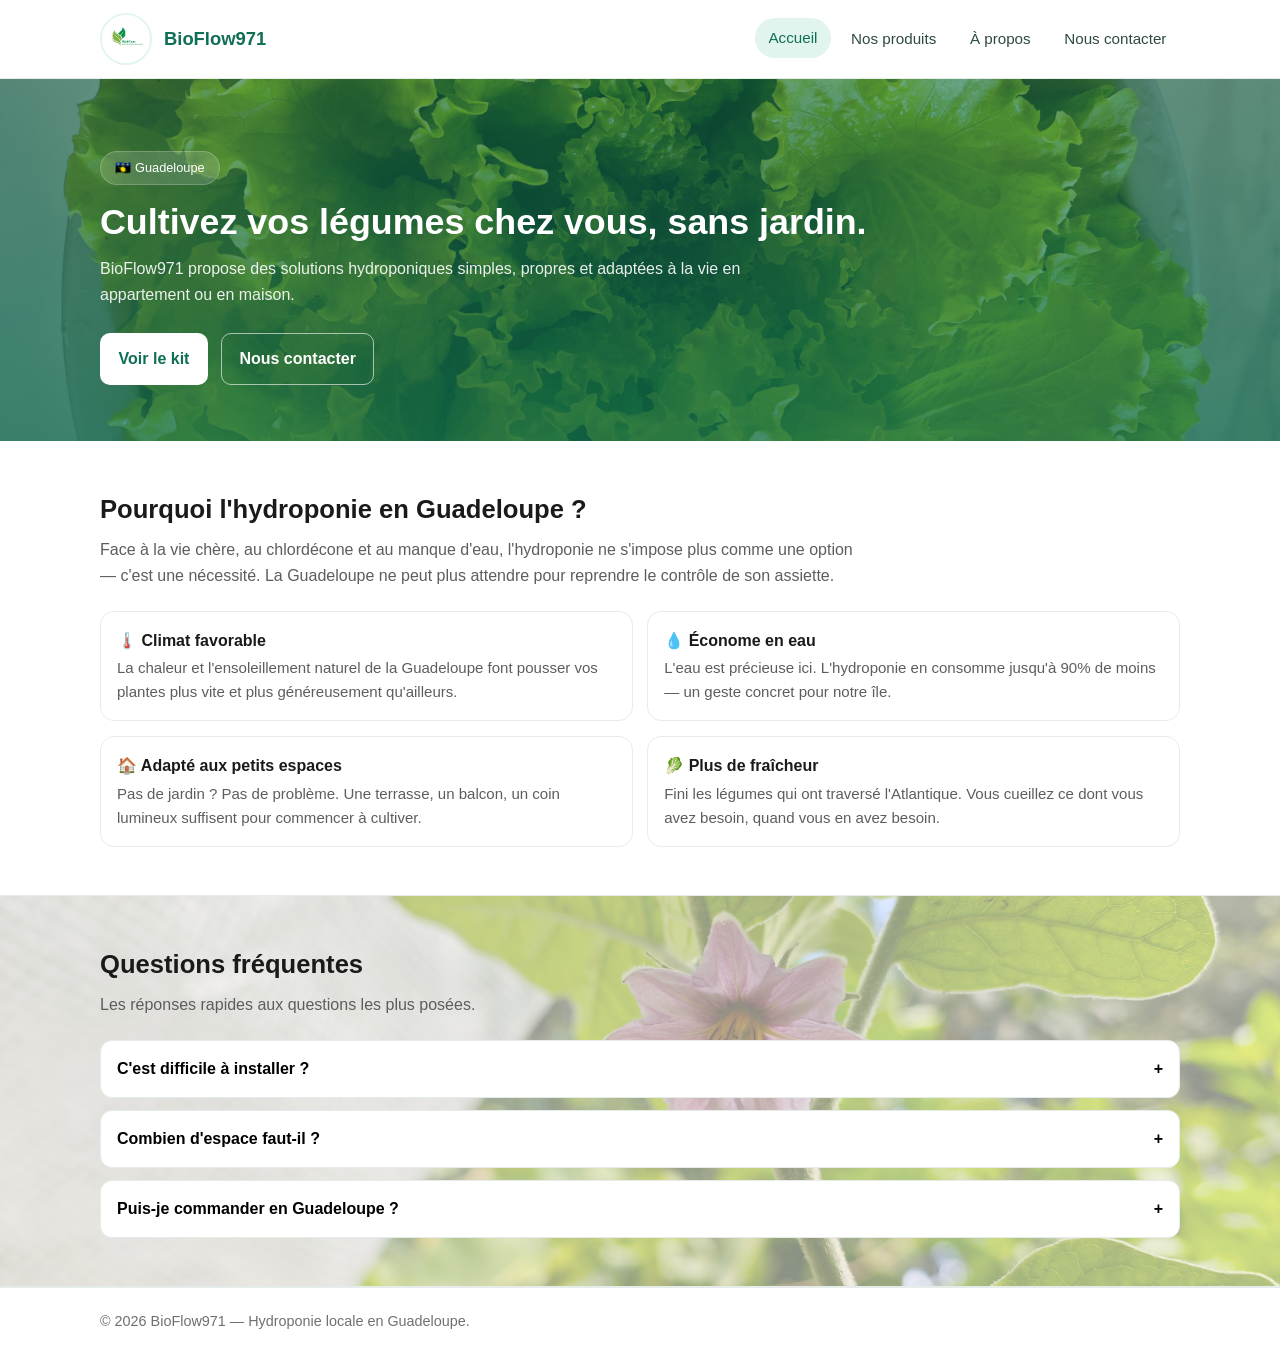
<file: index.html>
<!DOCTYPE html>
<html lang="fr">
<head>
  <meta charset="UTF-8" />
  <meta name="viewport" content="width=device-width, initial-scale=1.0" />
  <title>BioFlow971 | Accueil</title>
  <link rel="stylesheet" href="styles.css" />
</head>
<body>
  <header class="site-header">
    <div class="container navbar">
      <a href="index.html" class="brand" aria-label="Accueil BioFlow">
        <span class="brand-logo"><img src="logo.png" alt="Logo BioFlow" /></span>
        <span class="brand-name">BioFlow971</span>
      </a>
      <ul class="nav-links">
        <li><a class="active" href="index.html">Accueil</a></li>
        <li><a href="produit.html">Nos produits</a></li>
        <li><a href="apropos.html">À propos</a></li>
        <li><a href="contact.html">Nous contacter</a></li>
      </ul>
    </div>
  </header>

  <main>
    <section class="hero">
      <div class="container">
        <span class="hero-badge">🇬🇵 Guadeloupe</span>
        <h1>Cultivez vos légumes chez vous, sans jardin.</h1>
        <p>BioFlow971 propose des solutions hydroponiques simples, propres et adaptées à la vie en appartement ou en maison.</p>
        <div class="hero-actions">
          <a href="produit.html" class="btn btn-primary">Voir le kit</a>
          <a href="contact.html" class="btn btn-outline">Nous contacter</a>
        </div>
      </div>
    </section>

  <section class="section section-why">
  <div class="container">
    <h2>Pourquoi l'hydroponie en Guadeloupe ?</h2>
        <p class="section-intro">Face à la vie chère, au chlordécone et au manque d'eau, l'hydroponie ne s'impose plus comme une option — c'est une nécessité. La Guadeloupe ne peut plus attendre pour reprendre le contrôle de son assiette.</p>
        <div class="grid-2">
          <article class="card">
            <h3>🌡️ Climat favorable</h3>
            <p>La chaleur et l'ensoleillement naturel de la Guadeloupe font pousser vos plantes plus vite et plus généreusement qu'ailleurs.</p>
          </article>
          <article class="card">
            <h3>💧 Économe en eau</h3>
            <p>L'eau est précieuse ici. L'hydroponie en consomme jusqu'à 90% de moins — un geste concret pour notre île.</p>
          </article>
          <article class="card">
            <h3>🏠 Adapté aux petits espaces</h3>
            <p>Pas de jardin ? Pas de problème. Une terrasse, un balcon, un coin lumineux suffisent pour commencer à cultiver.</p>
          </article>
          <article class="card">
            <h3>🥬 Plus de fraîcheur</h3>
            <p>Fini les légumes qui ont traversé l'Atlantique. Vous cueillez ce dont vous avez besoin, quand vous en avez besoin.</p>
          </article>
        </div>
      </div>
    </section>

    <section class="section section-muted">
      <div class="container">
        <h2>Questions fréquentes</h2>
        <p class="section-intro">Les réponses rapides aux questions les plus posées.</p>
        <div class="faq-list">
          <div class="faq-item">
            <button class="faq-question" type="button">C'est difficile à installer ? <span>+</span></button>
            <p class="faq-answer">Non. Le kit est pensé pour débuter facilement et nous restons disponibles en support.</p>
          </div>
          <div class="faq-item">
            <button class="faq-question" type="button">Combien d'espace faut-il ? <span>+</span></button>
            <p class="faq-answer">Le kit prend très peu de place au sol (environ 60 cm²) grâce à son format vertical.</p>
          </div>
          <div class="faq-item">
            <button class="faq-question" type="button">Puis-je commander en Guadeloupe ? <span>+</span></button>
            <p class="faq-answer">Oui, la livraison et l'accompagnement sont proposés localement en Guadeloupe.</p>
          </div>
        </div>
      </div>
    </section>
  </main>

  <footer class="site-footer">
    <div class="container">
      <p>© 2026 BioFlow971 — Hydroponie locale en Guadeloupe.</p>
    </div>
  </footer>

  <script>
    document.querySelectorAll('.faq-question').forEach((button) => {
      button.addEventListener('click', () => {
        button.parentElement.classList.toggle('open');
      });
    });
  </script>
</body>
</html>
</file>
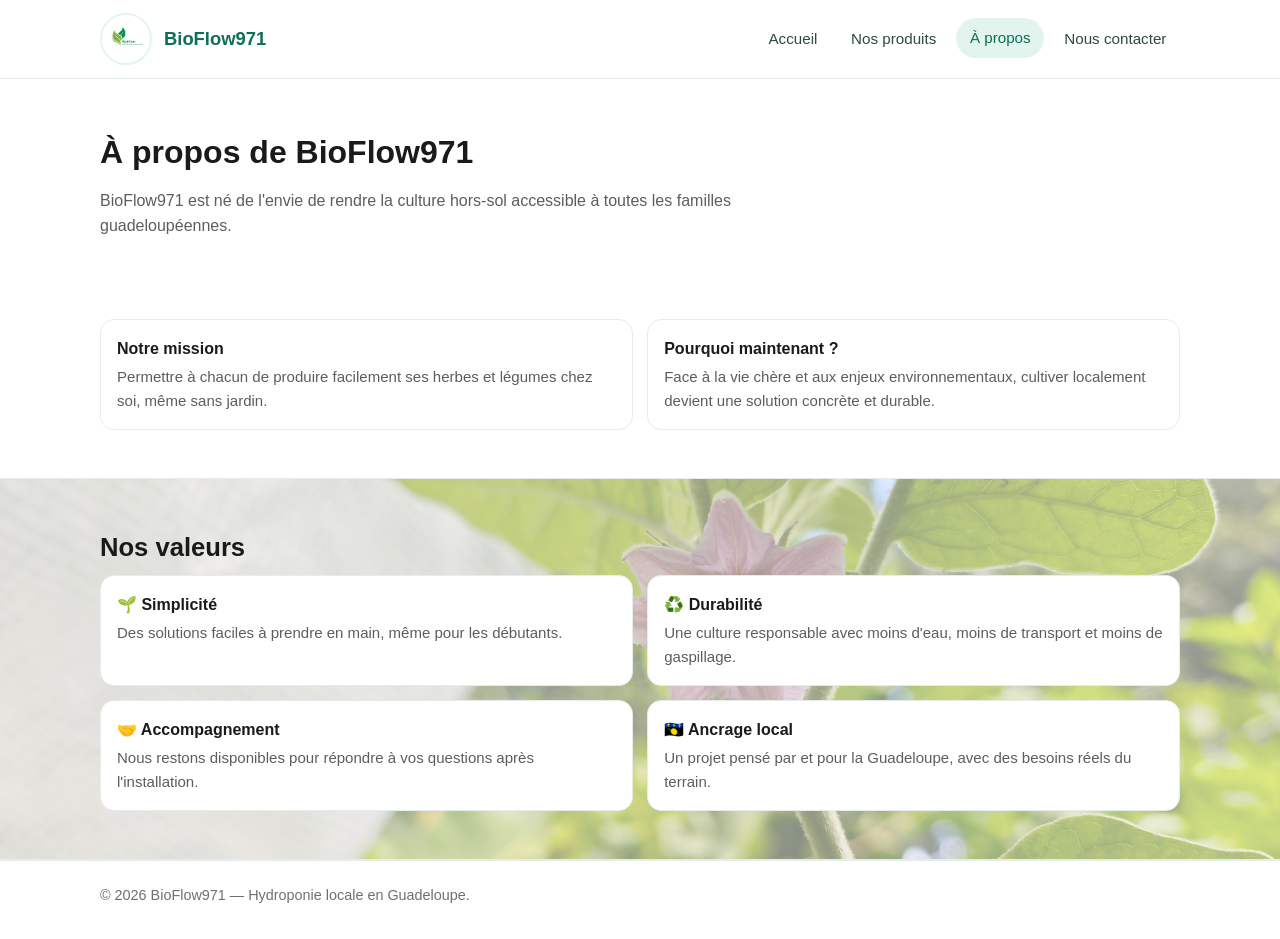
<file: apropos.html>
<!DOCTYPE html>
<html lang="fr">
<head>
  <meta charset="UTF-8" />
  <meta name="viewport" content="width=device-width, initial-scale=1.0" />
  <title>BioFlow971 | À propos</title>
  <link rel="stylesheet" href="styles.css" />
</head>
<body>
  <header class="site-header">
    <div class="container navbar">
      <a href="index.html" class="brand" aria-label="Accueil BioFlow">
        <span class="brand-logo"><img src="logo.png" alt="Logo BioFlow" /></span>
        <span class="brand-name">BioFlow971</span>
      </a>
      <ul class="nav-links">
        <li><a href="index.html">Accueil</a></li>
        <li><a href="produit.html">Nos produits</a></li>
        <li><a class="active" href="apropos.html">À propos</a></li>
        <li><a href="contact.html">Nous contacter</a></li>
      </ul>
    </div>
  </header>

  <main>
    <section class="page-hero">
      <div class="container">
        <h1>À propos de BioFlow971</h1>
        <p>BioFlow971 est né de l'envie de rendre la culture hors-sol accessible à toutes les familles guadeloupéennes.</p>
      </div>
    </section>

    <section class="section">
      <div class="container grid-2">
        <article class="card">
          <h3>Notre mission</h3>
          <p>Permettre à chacun de produire facilement ses herbes et légumes chez soi, même sans jardin.</p>
        </article>
        <article class="card">
          <h3>Pourquoi maintenant ?</h3>
          <p>Face à la vie chère et aux enjeux environnementaux, cultiver localement devient une solution concrète et durable.</p>
        </article>
      </div>
    </section>

    <section class="section section-muted">
      <div class="container">
        <h2>Nos valeurs</h2>
        <div class="grid-2">
          <article class="card">
            <h3>🌱 Simplicité</h3>
            <p>Des solutions faciles à prendre en main, même pour les débutants.</p>
          </article>
          <article class="card">
            <h3>♻️ Durabilité</h3>
            <p>Une culture responsable avec moins d'eau, moins de transport et moins de gaspillage.</p>
          </article>
          <article class="card">
            <h3>🤝 Accompagnement</h3>
            <p>Nous restons disponibles pour répondre à vos questions après l'installation.</p>
          </article>
          <article class="card">
            <h3>🇬🇵 Ancrage local</h3>
            <p>Un projet pensé par et pour la Guadeloupe, avec des besoins réels du terrain.</p>
          </article>
        </div>
      </div>
    </section>
  </main>

  <footer class="site-footer">
    <div class="container">
      <p>© 2026 BioFlow971 — Hydroponie locale en Guadeloupe.</p>
    </div>
  </footer>
</body>
</html>
</file>
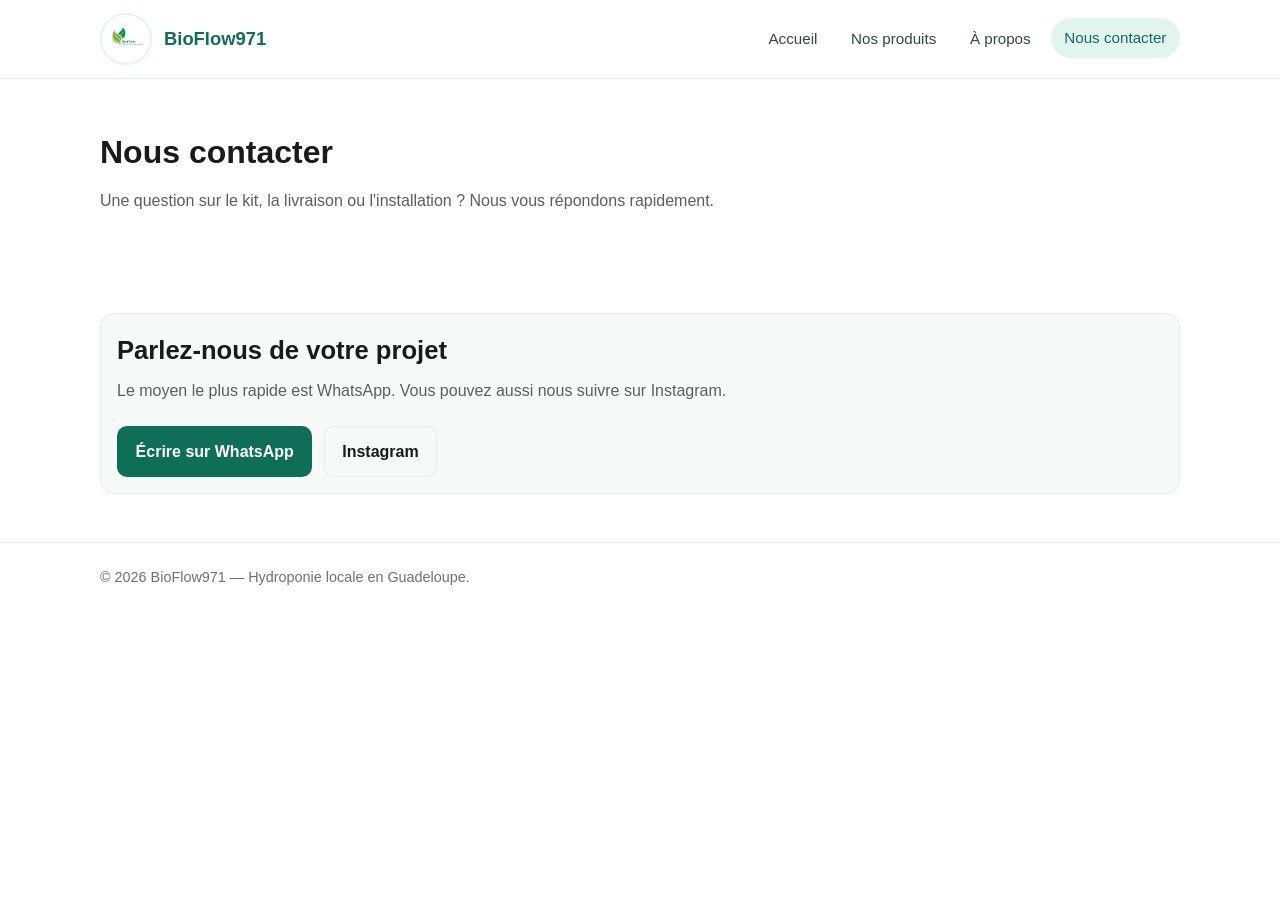
<file: contact.html>
<!DOCTYPE html>
<html lang="fr">
<head>
  <meta charset="UTF-8" />
  <meta name="viewport" content="width=device-width, initial-scale=1.0" />
  <title>BioFlow971 | Nous contacter</title>
  <link rel="stylesheet" href="styles.css" />
</head>
<body>
  <header class="site-header">
    <div class="container navbar">
      <a href="index.html" class="brand" aria-label="Accueil BioFlow">
        <span class="brand-logo"><img src="logo.png" alt="Logo BioFlow" /></span>
        <span class="brand-name">BioFlow971</span>
      </a>
      <ul class="nav-links">
        <li><a href="index.html">Accueil</a></li>
        <li><a href="produit.html">Nos produits</a></li>
        <li><a href="apropos.html">À propos</a></li>
        <li><a class="active" href="contact.html">Nous contacter</a></li>
      </ul>
    </div>
  </header>

  <main>
    <section class="page-hero">
      <div class="container">
        <h1>Nous contacter</h1>
        <p>Une question sur le kit, la livraison ou l'installation ? Nous vous répondons rapidement.</p>
      </div>
    </section>

    <section class="section">
      <div class="container">
        <div class="contact-box">
          <h2>Parlez-nous de votre projet</h2>
          <p class="section-intro">Le moyen le plus rapide est WhatsApp. Vous pouvez aussi nous suivre sur Instagram.</p>
          <div class="cta-group">
            <a class="btn btn-secondary" href="https://wa.me/590690762218" target="_blank" rel="noopener noreferrer">Écrire sur WhatsApp</a>
            <a class="btn" style="border:1px solid var(--line);" href="https://instagram.com/bioflow971" target="_blank" rel="noopener noreferrer">Instagram</a>
          </div>
        </div>
      </div>
    </section>
  </main>

  <footer class="site-footer">
    <div class="container">
      <p>© 2026 BioFlow971 — Hydroponie locale en Guadeloupe.</p>
    </div>
  </footer>
</body>
</html>
</file>
<file: styles.css>
:root {
  --green-700: #0f6e56;
  --green-600: #1d9e75;
  --green-100: #e1f5ee;
  --text-900: #1a1a1a;
  --text-600: #5d5d5d;
  --bg-100: #f7f9f8;
  --line: #e6ece9;
}
 
* { box-sizing: border-box; margin: 0; padding: 0; }
 
body {
  font-family: -apple-system, BlinkMacSystemFont, "Segoe UI", Roboto, sans-serif;
  color: var(--text-900);
  background: #fff;
  line-height: 1.6;
}
 
@keyframes fade-up {
  from { opacity: 0; transform: translateY(14px); }
  to { opacity: 1; transform: translateY(0); }
}
 
a { color: inherit; text-decoration: none; }
 
.container {
  width: min(1080px, 92%);
  margin: 0 auto;
}
 
.site-header {
  position: sticky;
  top: 0;
  z-index: 20;
  border-bottom: 1px solid var(--line);
  background: rgba(255, 255, 255, 0.96);
  backdrop-filter: blur(8px);
}
 
.navbar {
  min-height: 78px;
  display: flex;
  align-items: center;
  justify-content: space-between;
  gap: 1rem;
}
 
.brand {
  display: inline-flex;
  align-items: center;
  gap: 0.75rem;
}
 
.brand-logo {
  width: 52px;
  height: 52px;
  border-radius: 50%;
  overflow: hidden;
  border: 2px solid var(--green-100);
  flex-shrink: 0;
}
 
.brand-logo img {
  width: 100%;
  height: 100%;
  object-fit: cover;
}
 
.brand-name {
  font-size: 1.15rem;
  font-weight: 700;
  color: var(--green-700);
}
 
.nav-links {
  list-style: none;
  display: flex;
  align-items: center;
  gap: 0.4rem;
  flex-wrap: wrap;
  justify-content: flex-end;
}
 
.nav-links a {
  display: inline-block;
  padding: 0.5rem 0.85rem;
  border-radius: 999px;
  font-size: 0.95rem;
  color: #2e4a41;
  transition: background-color 0.24s ease, color 0.24s ease, transform 0.2s ease;
}
 
.nav-links a:hover,
.nav-links a.active {
  background: var(--green-100);
  color: var(--green-700);
  transform: translateY(-1px);
}
 
.hero {
  background: linear-gradient(
      to bottom,
      rgba(15, 110, 86, 0.55),
      rgba(15, 110, 86, 0.75)
    ),
    url('hero.jpg') center/cover no-repeat;
  color: #fff;
  padding: 4.5rem 0 3.5rem;
}
 
.hero-badge {
  display: inline-block;
  background: rgba(255, 255, 255, 0.15);
  border: 1px solid rgba(255, 255, 255, 0.2);
  border-radius: 999px;
  padding: 0.35rem 0.9rem;
  font-size: 0.8rem;
  margin-bottom: 1rem;
}
 
.hero h1 {
  font-size: clamp(1.8rem, 2.8vw, 2.8rem);
  line-height: 1.2;
  margin-bottom: 0.8rem;
}
 
.hero p {
  max-width: 700px;
  color: rgba(255, 255, 255, 0.9);
  margin-bottom: 1.6rem;
}
 
.hero-actions {
  display: flex;
  gap: 0.8rem;
  flex-wrap: wrap;
}
 
.btn {
  display: inline-block;
  border-radius: 10px;
  padding: 0.75rem 1.1rem;
  font-weight: 600;
  border: 1px solid transparent;
  transition: transform 0.22s ease, box-shadow 0.22s ease, background-color 0.22s ease;
}
 
.btn-primary { background: #fff; color: var(--green-700); }
.btn-outline { border-color: rgba(255,255,255,0.6); color: #fff; }
.btn-secondary { background: var(--green-700); color: #fff; }
 
.btn:hover {
  transform: translateY(-2px);
  box-shadow: 0 8px 18px rgba(16, 57, 45, 0.15);
}
 
.section {
  padding: 3rem 0;
}
 
.section-muted {
  background:
    linear-gradient(
      to bottom,
      rgba(255, 255, 255, 0.50),
      rgba(255, 255, 255, 0.50)
    ),
    url('why.jpg') center/cover no-repeat;
  border-top: 1px solid var(--line);
  border-bottom: 1px solid var(--line);
}
 
.section h2 {
  font-size: clamp(1.4rem, 2vw, 2rem);
  margin-bottom: 0.45rem;
}
 
.section-intro {
  color: var(--text-600);
  margin-bottom: 1.4rem;
  max-width: 760px;
}
 
.grid-2 {
  display: grid;
  grid-template-columns: repeat(2, minmax(0,1fr));
  gap: 0.9rem;
}
 
.card {
  background: #fff;
  border: 1px solid var(--line);
  border-radius: 14px;
  padding: 1rem;
  transition: transform 0.25s ease, box-shadow 0.25s ease, border-color 0.25s ease;
}
 
.card:hover {
  transform: translateY(-3px);
  box-shadow: 0 10px 24px rgba(16, 57, 45, 0.1);
  border-color: #cfe2d0;
}
 
.card h3 { font-size: 1rem; margin-bottom: 0.2rem; }
.card p { color: var(--text-600); font-size: 0.94rem; }
 
.faq-list {
  display: flex;
  flex-direction: column;
  gap: 0.75rem;
}
 
.faq-item {
  border: 1px solid var(--line);
  border-radius: 12px;
  overflow: hidden;
  background: #fff;
}
 
.faq-question {
  width: 100%;
  background: none;
  border: 0;
  text-align: left;
  padding: 0.95rem 1rem;
  font: inherit;
  font-weight: 600;
  display: flex;
  align-items: center;
  justify-content: space-between;
  cursor: pointer;
}
 
.faq-answer {
  display: none;
  color: var(--text-600);
  padding: 0 1rem 1rem;
}
 
.faq-item.open .faq-answer { display: block; }
 
.page-hero {
  padding: 3rem 0 2rem;
}
 
.page-hero h1 { font-size: clamp(1.8rem, 2.5vw, 2.4rem); margin-bottom: 0.6rem; }
.page-hero p { color: var(--text-600); max-width: 760px; }
 
.product-wrap {
  border: 1px solid var(--line);
  border-radius: 18px;
  overflow: hidden;
  display: flex;
  align-items: stretch;
  background: #fff;
  box-shadow: 0 10px 30px rgba(16, 57, 45, 0.08);
  animation: fade-up 0.55s ease both;
}
 
.product-shop-layout {
  display: flex;
  flex-direction: row;
}
 
.product-media {
  flex: 0 0 46%;
  min-width: 320px;
  min-height: 430px;
  background: #f8fbf9;
  position: relative;
  padding: 1rem;
  border-right: 1px solid var(--line);
}
 
.badge {
  position: absolute;
  top: 1rem;
  right: 1rem;
  font-size: 0.78rem;
  color: #fff;
  background: #d85a30;
  border-radius: 999px;
  padding: 0.25rem 0.72rem;
  z-index: 2;
}
 
.product-body {
  flex: 1 1 auto;
  min-width: 0;
  padding: 1.3rem 1.35rem;
}
 
.product-summary h2 { margin-bottom: 0.45rem; }
.product-summary .section-intro { margin-bottom: 0.6rem; }
 
.product-shop-layout .product-media { order: 1; }
.product-shop-layout .product-body { order: 2; }
 
.photo-main {
  padding: 0;
  overflow: hidden;
}
 
.media-layout {
  display: grid;
  grid-template-columns: 76px 1fr;
  gap: 0.8rem;
  height: 100%;
}
 
.media-thumbs {
  display: flex;
  flex-direction: column;
  gap: 0.6rem;
}
 
.thumb-btn {
  border: 1px solid var(--line);
  border-radius: 10px;
  padding: 0;
  overflow: hidden;
  background: #fff;
  cursor: pointer;
  width: 76px;
  height: 76px;
  transition: transform 0.2s ease, box-shadow 0.2s ease, border-color 0.2s ease;
}
 
.thumb-btn:hover {
  transform: translateY(-2px);
  box-shadow: 0 6px 14px rgba(16, 57, 45, 0.14);
}
 
.thumb-btn.is-active {
  border-color: var(--green-700);
  box-shadow: 0 0 0 2px rgba(37, 99, 52, 0.15);
}
 
.thumb-photo {
  width: 100%;
  height: 100%;
  object-fit: cover;
  display: block;
}
 
.product-photo {
  width: 100%;
  height: 100%;
  min-height: 360px;
  max-height: 480px;
  border-radius: 12px;
  object-fit: contain;
  object-position: center;
  display: block;
  background: #fff;
}
 
.gallery-sub {
  color: var(--text-600);
  margin: 0.35rem 0 0.95rem;
}
 
.price { font-size: 2rem; font-weight: 800; color: var(--green-700); }
.price small { color: #8a8a8a; text-decoration: line-through; margin-left: 0.4rem; font-size: 1rem; font-weight: 500; }
 
.list { margin: 1rem 0 0; padding-left: 1.1rem; }
.list li { margin: 0.35rem 0; }
 
.contact-box {
  background: var(--bg-100);
  border: 1px solid var(--line);
  border-radius: 14px;
  padding: 1rem;
  margin-top: 1.2rem;
  transition: transform 0.25s ease, box-shadow 0.25s ease;
}
 
.contact-box:hover {
  transform: translateY(-2px);
  box-shadow: 0 10px 20px rgba(16, 57, 45, 0.08);
}
 
.cta-group {
  display: flex;
  gap: 0.7rem;
  flex-wrap: wrap;
  margin-top: 0.8rem;
}
 
.site-footer {
  border-top: 1px solid var(--line);
  padding: 1.4rem 0 2rem;
  color: #707070;
  font-size: 0.9rem;
}
 
.section-soft {
  background:
    linear-gradient(
      to bottom,
      rgba(255, 255, 255, 0.55),
      rgba(255, 255, 255, 0.55)
    ),
    url('why-kit.jpg') center/cover no-repeat;
  border-top: 1px solid var(--line);
  border-bottom: 1px solid var(--line);
}
 
.feature-card {
  border: 1px solid var(--line);
  border-radius: 14px;
  background: #fff;
  padding: 1rem;
  transition: transform 0.25s ease, box-shadow 0.25s ease;
}
 
.feature-card:hover {
  transform: translateY(-3px);
  box-shadow: 0 10px 24px rgba(16, 57, 45, 0.1);
}
 
.feature-card h3 {
  margin-bottom: 0.4rem;
}
 
.feature-card p {
  color: var(--text-600);
  margin: 0;
}
 
.kit-includes {
  margin-top: 0.9rem;
  display: grid;
  grid-template-columns: repeat(2, minmax(0, 1fr));
  gap: 0.75rem;
}
 
.kit-item {
  border: 1px solid var(--line);
  border-radius: 12px;
  background: var(--bg-100);
  padding: 0.85rem 0.9rem;
  transition: transform 0.2s ease, background-color 0.2s ease;
}
 
.kit-item:hover {
  transform: translateY(-2px);
  background: #f4faf5;
}
 
@media (max-width: 900px) {
  .navbar { padding: 0.6rem 0; align-items: flex-start; flex-direction: column; }
  .grid-2 { grid-template-columns: 1fr; }
  .product-wrap,
  .product-shop-layout { display: block; }
  .product-media {
    min-width: 0;
    border-right: 0;
    border-bottom: 1px solid var(--line);
    min-height: auto;
  }
  .media-layout { grid-template-columns: 1fr; }
  .media-thumbs { flex-direction: row; order: 2; overflow-x: auto; }
  .thumb-btn { width: 64px; height: 64px; flex: 0 0 auto; }
  .product-photo { min-height: 260px; max-height: 340px; }
  .kit-includes { grid-template-columns: 1fr; }
}
 
@media (prefers-reduced-motion: reduce) {
  *,
  *::before,
  *::after {
    animation: none !important;
    transition: none !important;
    scroll-behavior: auto !important;
  }
}
.lightbox-overlay {
  display: none;
  position: fixed;
  inset: 0;
  background: rgba(0,0,0,0.85);
  z-index: 1000;
  align-items: center;
  justify-content: center;
  cursor: zoom-out;
}
.lightbox-overlay.open {
  display: flex;
}
.lightbox-img {
  max-width: 90vw;
  max-height: 90vh;
  border-radius: 12px;
  object-fit: contain;
  box-shadow: 0 20px 60px rgba(0,0,0,0.5);
}
.lightbox-close {
  position: absolute;
  top: 1rem;
  right: 1.25rem;
  font-size: 2rem;
  color: #fff;
  cursor: pointer;
  line-height: 1;
}
</file>
